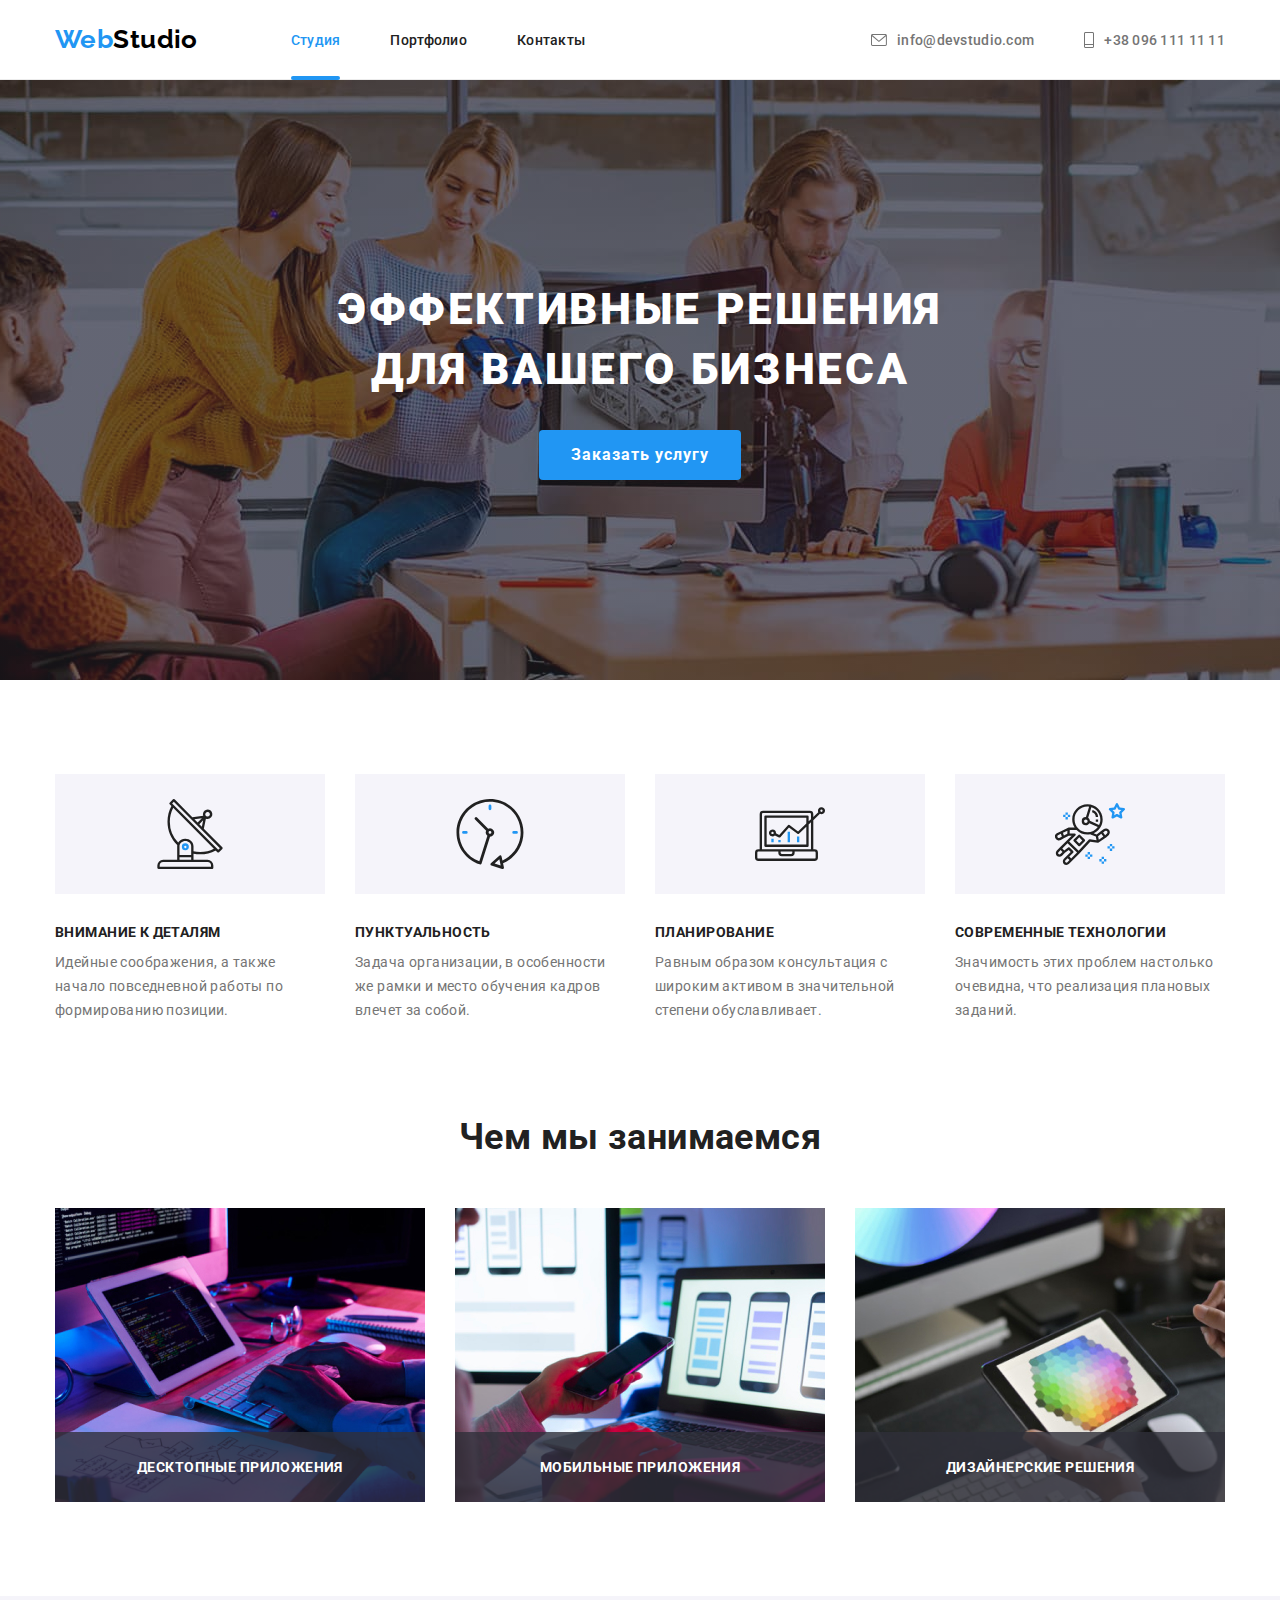
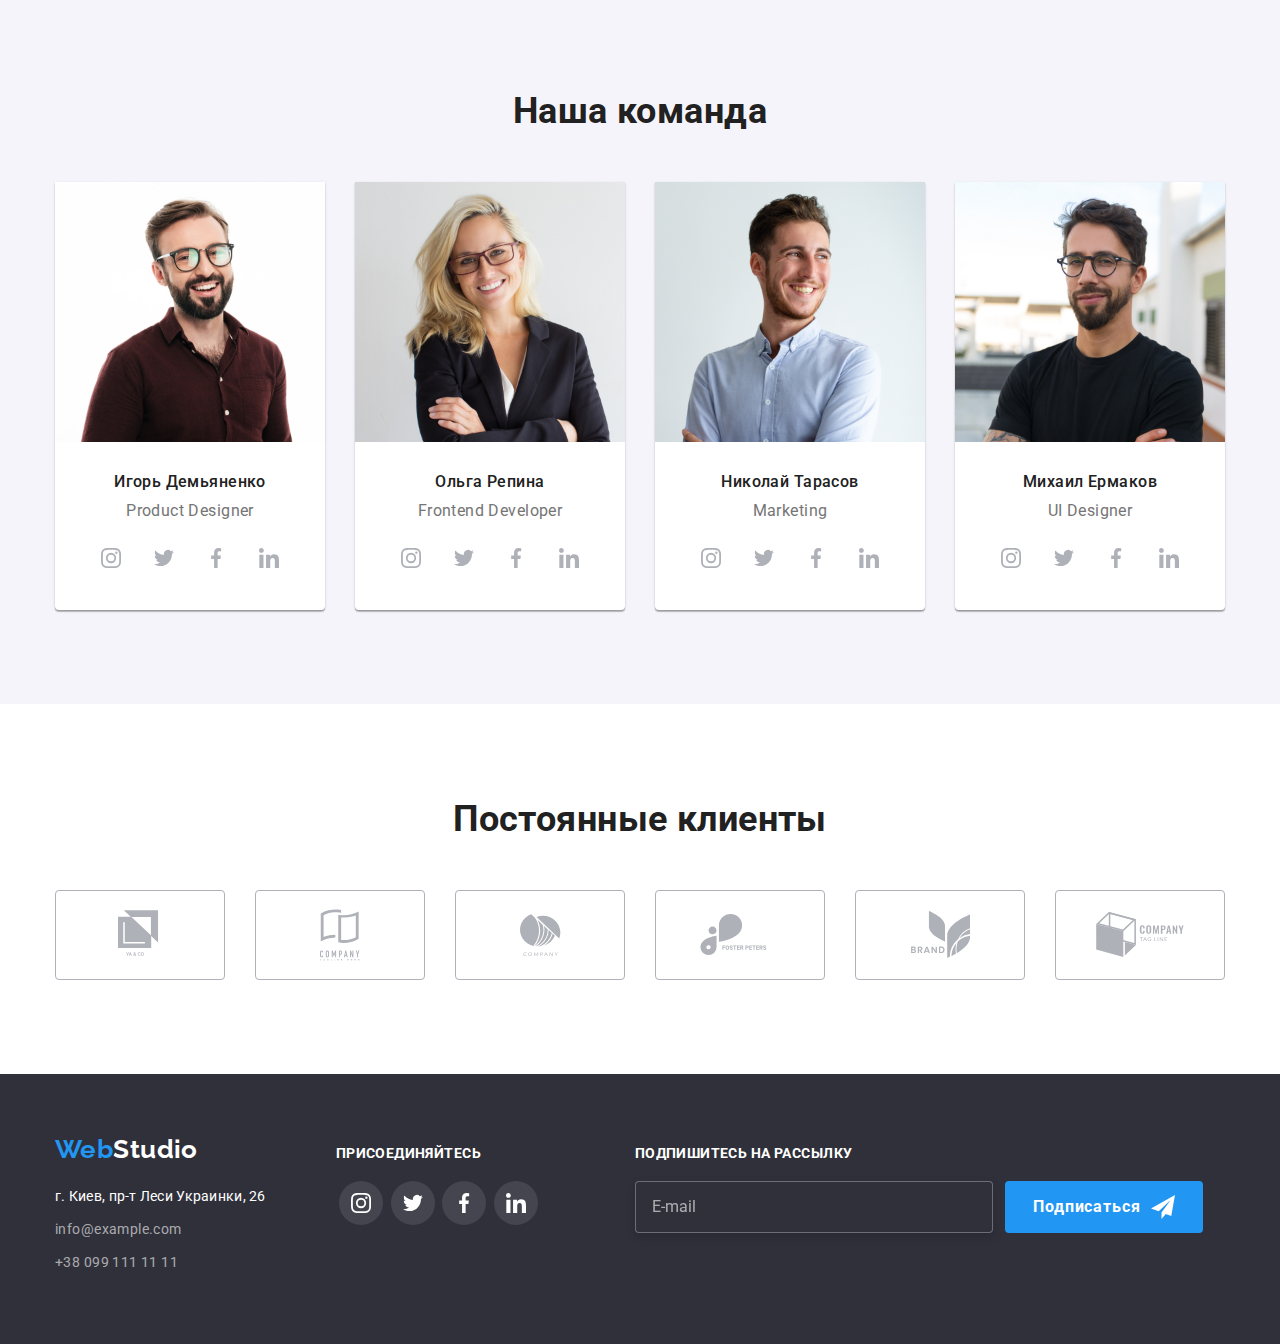
<file: index.html>
<!DOCTYPE html>
<html lang="ru">
  <head>
    <meta charset="UTF-8" />
    <meta name="viewport" content="width=device-width, initial-scale=1.0" />
    <title>WebStudio</title>
    <link rel="preconnect" href="https://fonts.gstatic.com" />
    <link
      href="https://fonts.googleapis.com/css2?family=Raleway:wght@700&family=Roboto:wght@400;500;700;900&display=swap"
      rel="stylesheet"
    />
    <link
      rel="stylesheet"
      href="https://cdnjs.cloudflare.com/ajax/libs/modern-normalize/1.0.0/modern-normalize.min.css"
    />
    <link rel="stylesheet" href="./css/styles.css" />
  </head>
  <body>
    <header class="header">
      <div class="container">
        <nav class="nav-wrapper">
          <a href="./index.html" lang="en" class="logo">
            <span class="logo-web">Web</span>Studio</a
          >

          <ul class="site-nav list">
            <li class="item">
              <a href="./index.html" class="link current">Студия</a>
            </li>
            <li class="item">
              <a href="./portfolio.html" class="link">Портфолио</a>
            </li>
            <li class="item"><a href="" class="link">Контакты</a></li>
          </ul>
        </nav>

        <ul class="auth-nav list">
          <li class="item">
            <a href="mailto:info@devstudio.com" class="auth-nav-link">
              <svg
                width="16"
                height="12"
                class="header-icon"
                aria-label="envelope"
              >
                <use href="./icons/sprite.svg#envelope"></use>
              </svg>
              info@devstudio.com</a
            >
          </li>
          <li class="item">
            <a href="tel:+380961111111" class="auth-nav-link"
              ><svg
                width="10"
                height="16"
                class="header-icon"
                aria-label="smartphone"
              >
                <use href="./icons/sprite.svg#smartphone"></use>
              </svg>
              +38 096 111 11 11</a
            >
          </li>
        </ul>
      </div>
    </header>

    <main>
      <section class="section hero">
        <div class="container">
          <h1 class="hero-title">
            Эффективные решения<br />
            для вашего бизнеса
          </h1>
          <button class="btn current" data-modal-open>Заказать услугу</button>
        </div>
      </section>

      <section class="section features">
        <div class="container">
          <h2 class="visually-hidden">Особенности</h2>
          <ul class="list features-list">
            <li class="features-list-item">
              <div class="feature-icon-bg">
                <svg
                  class="feature-icon"
                  width="70"
                  height="70"
                  aria-label="antenna"
                >
                  <use href="./icons/sprite.svg#antenna"></use>
                </svg>
              </div>
              <h3 class="features-title">Внимание к деталям</h3>
              <p class="features-subtitle">
                Идейные соображения, а также начало повседневной работы по
                формированию позиции.
              </p>
            </li>
            <li class="features-list-item">
              <div class="feature-icon-bg">
                <svg
                  class="feature-icon"
                  width="70"
                  height="70"
                  aria-label="clock"
                >
                  <use href="./icons/sprite.svg#clock"></use>
                </svg>
              </div>
              <h3 class="features-title">Пунктуальность</h3>
              <p class="features-subtitle">
                Задача организации, в особенности же рамки и место обучения
                кадров влечет за собой.
              </p>
            </li>
            <li class="features-list-item">
              <div class="feature-icon-bg">
                <svg
                  class="feature-icon"
                  width="70"
                  height="70"
                  aria-label="diagram"
                >
                  <use href="./icons/sprite.svg#diagram"></use>
                </svg>
              </div>
              <h3 class="features-title">Планирование</h3>
              <p class="features-subtitle">
                Равным образом консультация с широким активом в значительной
                степени обуславливает.
              </p>
            </li>
            <li class="features-list-item">
              <div class="feature-icon-bg">
                <svg
                  class="feature-icon"
                  width="70"
                  height="70"
                  aria-label="astronaut"
                >
                  <use href="./icons/sprite.svg#astronaut"></use>
                </svg>
              </div>
              <h3 class="features-title">Современные технологии</h3>
              <p class="features-subtitle">
                Значимость этих проблем настолько очевидна, что реализация
                плановых заданий.
              </p>
            </li>
          </ul>
        </div>
      </section>

      <section class="section works">
        <div class="container">
          <h2 class="section-title">Чем мы занимаемся</h2>
          <ul class="list work-list">
            <li class="work-list-item">
              <div class="work-list-item-wrap">
                <img
                  src="./images/desktop.jpg"
                  alt="десктоп"
                  width="370"
                  height="294"
                />
                <div class="work-list-item-desc">
                  <p class="work-list-text">Десктопные приложения</p>
                </div>
              </div>
            </li>
            <li class="work-list-item">
              <div class="work-list-item-wrap">
                <img
                  src="./images/phone.jpg"
                  alt="телефон"
                  width="370"
                  height="294"
                />
                <div class="work-list-item-desc">
                  <p class="work-list-text">Мобильные приложения</p>
                </div>
              </div>
            </li>
            <li class="work-list-item">
              <div class="work-list-item-wrap">
                <img
                  src="./images/tablet.jpg"
                  alt="планшет"
                  width="370"
                  height="294"
                />
                <div class="work-list-item-desc">
                  <p class="work-list-text">Дизайнерские решения</p>
                </div>
              </div>
            </li>
          </ul>
        </div>
      </section>

      <section class="section team">
        <div class="container">
          <h2 class="section-title">Наша команда</h2>
          <ul class="list team-list">
            <li class="teammate">
              <img
                src="./images/photo-1.jpg"
                alt="фото дизайнера"
                width="270"
                height="260"
                class="teammate-photo"
              />
              <div class="teammate-wrapper">
                <h3 class="teammate-name">Игорь Демьяненко</h3>
                <p class="teammate-profession">Product Designer</p>
                <ul class="list socials">
                  <li class="social-item">
                    <a href="" class="social-link">
                      <svg
                        width="20"
                        height="20"
                        class="social-icon"
                        aria-label="instagram"
                      >
                        <use href="./icons/sprite.svg#instagram"></use>
                      </svg>
                    </a>
                  </li>
                  <li class="social-item">
                    <a href="" class="social-link">
                      <svg
                        width="20"
                        height="20"
                        class="social-icon"
                        aria-label="twitter"
                      >
                        <use href="./icons/sprite.svg#twitter"></use>
                      </svg>
                    </a>
                  </li>
                  <li class="social-item">
                    <a href="" class="social-link">
                      <svg
                        width="20"
                        height="20"
                        class="social-icon"
                        aria-label="facebook"
                      >
                        <use href="./icons/sprite.svg#facebook"></use>
                      </svg>
                    </a>
                  </li>
                  <li class="social-item">
                    <a href="" class="social-link">
                      <svg
                        width="20"
                        height="20"
                        class="social-icon"
                        aria-label="linkedin"
                      >
                        <use href="./icons/sprite.svg#linkedin"></use>
                      </svg>
                    </a>
                  </li>
                </ul>
              </div>
            </li>
            <li class="teammate">
              <img
                src="./images/photo-2.jpg"
                alt="фото фронтенд разработчика"
                width="270"
                height="260"
                class="teammate-photo"
              />
              <div class="teammate-wrapper">
                <h3 class="teammate-name">Ольга Репина</h3>
                <p class="teammate-profession">Frontend Developer</p>
                <ul class="list socials">
                  <li class="social-item">
                    <a href="" class="social-link">
                      <svg
                        width="20"
                        height="20"
                        class="social-icon"
                        aria-label="instagram"
                      >
                        <use href="./icons/sprite.svg#instagram"></use>
                      </svg>
                    </a>
                  </li>
                  <li class="social-item">
                    <a href="" class="social-link">
                      <svg
                        width="20"
                        height="20"
                        class="social-icon"
                        aria-label="twitter"
                      >
                        <use href="./icons/sprite.svg#twitter"></use>
                      </svg>
                    </a>
                  </li>
                  <li class="social-item">
                    <a href="" class="social-link">
                      <svg
                        width="20"
                        height="20"
                        class="social-icon"
                        aria-label="facebook"
                      >
                        <use href="./icons/sprite.svg#facebook"></use>
                      </svg>
                    </a>
                  </li>
                  <li class="social-item">
                    <a href="" class="social-link">
                      <svg
                        width="20"
                        height="20"
                        class="social-icon"
                        aria-label="linkedin"
                      >
                        <use href="./icons/sprite.svg#linkedin"></use>
                      </svg>
                    </a>
                  </li>
                </ul>
              </div>
            </li>
            <li class="teammate">
              <img
                src="./images/photo-3.jpg"
                alt="фото маркетолога"
                width="270"
                height="260"
                class="teammate-photo"
              />
              <div class="teammate-wrapper">
                <h3 class="teammate-name">Николай Тарасов</h3>
                <p class="teammate-profession">Marketing</p>
                <ul class="list socials">
                  <li class="social-item">
                    <a href="" class="social-link">
                      <svg
                        width="20"
                        height="20"
                        class="social-icon"
                        aria-label="instagram"
                      >
                        <use href="./icons/sprite.svg#instagram"></use>
                      </svg>
                    </a>
                  </li>
                  <li class="social-item">
                    <a href="" class="social-link">
                      <svg
                        width="20"
                        height="20"
                        class="social-icon"
                        aria-label="twitter"
                      >
                        <use href="./icons/sprite.svg#twitter"></use>
                      </svg>
                    </a>
                  </li>
                  <li class="social-item">
                    <a href="" class="social-link">
                      <svg
                        width="20"
                        height="20"
                        class="social-icon"
                        aria-label="facebook"
                      >
                        <use href="./icons/sprite.svg#facebook"></use>
                      </svg>
                    </a>
                  </li>
                  <li class="social-item">
                    <a href="" class="social-link">
                      <svg
                        width="20"
                        height="20"
                        class="social-icon"
                        aria-label="linkedin"
                      >
                        <use href="./icons/sprite.svg#linkedin"></use>
                      </svg>
                    </a>
                  </li>
                </ul>
              </div>
            </li>
            <li class="teammate">
              <img
                src="./images/photo-4.jpg"
                alt="фото дизайнера пользовательского интерфейса"
                width="270"
                class="teammate-photo"
                height="260"
              />
              <div class="teammate-wrapper">
                <h3 class="teammate-name">Михаил Ермаков</h3>
                <p class="teammate-profession">UI Designer</p>
                <ul class="list socials">
                  <li class="social-item">
                    <a href="" class="social-link">
                      <svg
                        width="20"
                        height="20"
                        class="social-icon"
                        aria-label="instagram"
                      >
                        <use href="./icons/sprite.svg#instagram"></use>
                      </svg>
                    </a>
                  </li>
                  <li class="social-item">
                    <a href="" class="social-link">
                      <svg
                        width="20"
                        height="20"
                        class="social-icon"
                        aria-label="twitter"
                      >
                        <use href="./icons/sprite.svg#twitter"></use>
                      </svg>
                    </a>
                  </li>
                  <li class="social-item">
                    <a href="" class="social-link">
                      <svg
                        width="20"
                        height="20"
                        class="social-icon"
                        aria-label="facebook"
                      >
                        <use href="./icons/sprite.svg#facebook"></use>
                      </svg>
                    </a>
                  </li>
                  <li class="social-item">
                    <a href="" class="social-link">
                      <svg
                        width="20"
                        height="20"
                        class="social-icon"
                        aria-label="linkedin"
                      >
                        <use href="./icons/sprite.svg#linkedin"></use>
                      </svg>
                    </a>
                  </li>
                </ul>
              </div>
            </li>
          </ul>
        </div>
      </section>

      <section class="section clients">
        <div class="container">
          <h2 class="section-title">Постоянные клиенты</h2>
          <ul class="list clients-list">
            <li class="client-item">
              <a href="" class="client-link">
                <svg
                  width="44.27"
                  height="49.23"
                  class="client-icon"
                  aria-label="logo-yaco"
                >
                  <use href="./icons/sprite.svg#company-logo-yaco"></use>
                </svg>
              </a>
            </li>
            <li class="client-item">
              <a href="" class="client-link">
                <svg
                  width="40"
                  height="52"
                  class="client-icon"
                  aria-label="logo-tagline"
                >
                  <use href="./icons/sprite.svg#company-logo-tagline"></use>
                </svg>
              </a>
            </li>
            <li class="client-item">
              <a href="" class="client-link">
                <svg
                  width="41"
                  height="42.6"
                  class="client-icon"
                  aria-label="company-logo"
                >
                  <use href="./icons/sprite.svg#company-logo"></use>
                </svg>
              </a>
            </li>
            <li class="client-item">
              <a href="" class="client-link">
                <svg
                  width="79.66"
                  height="42.02"
                  class="client-icon"
                  aria-label="logo-foster-peters"
                >
                  <use
                    href="./icons/sprite.svg#company-logo-foster-peters"
                  ></use>
                </svg>
              </a>
            </li>
            <li class="client-item">
              <a href="" class="client-link">
                <svg
                  width="59"
                  height="47"
                  class="client-icon"
                  aria-label="logo-brand"
                >
                  <use href="./icons/sprite.svg#company-logo-brand"></use>
                </svg>
              </a>
            </li>
            <li class="client-item">
              <a href="" class="client-link">
                <svg
                  width="88.48"
                  height="45.44"
                  class="client-icon"
                  aria-label="logo-tag-line"
                >
                  <use href="./icons/sprite.svg#company-logo-tag-line"></use>
                </svg>
              </a>
            </li>
          </ul>
        </div>
      </section>
    </main>

    <footer class="footer">
      <div class="container footer-wrap">
        <div class="footer-address">
          <a href="./index.html" class="logo logo-footer"
            ><span class="logo-web">Web</span>Studio</a
          >

          <address>
            <ul class="auth-nav-footer list">
              <li class="item">
                <a
                  href="https://goo.gl/maps/oSqtVdrNRLuUKtEEA"
                  class="auth-nav address"
                >
                  г. Киев, пр-т Леси Украинки, 26
                </a>
              </li>
              <li class="item">
                <a href="mailto:info@example.com" class="footer-contact"
                  >info@example.com</a
                >
              </li>
              <li class="item">
                <a href="tel:+380991111111" class="footer-contact"
                  >+38 099 111 11 11</a
                >
              </li>
            </ul>
          </address>
        </div>

        <div class="footer-social">
          <b class="footer-social-title">присоединяйтесь</b>
          <ul class="list socials">
            <li class="social-item">
              <a href="" class="footer-social-link">
                <svg
                  class="footer-social-icon"
                  width="20"
                  height="20"
                  aria-label="instagram"
                >
                  <use href="./icons/sprite.svg#instagram"></use>
                </svg>
              </a>
            </li>
            <li class="social-item">
              <a href="" class="footer-social-link">
                <svg
                  class="footer-social-icon"
                  width="20"
                  height="20"
                  aria-label="twitter"
                >
                  <use href="./icons/sprite.svg#twitter"></use>
                </svg>
              </a>
            </li>
            <li class="social-item">
              <a href="" class="footer-social-link">
                <svg
                  class="footer-social-icon"
                  width="20"
                  height="20"
                  aria-label="facebook"
                >
                  <use href="./icons/sprite.svg#facebook"></use>
                </svg>
              </a>
            </li>
            <li class="social-item">
              <a href="" class="footer-social-link">
                <svg
                  class="footer-social-icon"
                  width="20"
                  height="20"
                  aria-label="linkedin"
                >
                  <use href="./icons/sprite.svg#linkedin"></use>
                </svg>
              </a>
            </li>
          </ul>
        </div>

        <div class="subscribe">
          <b class="footer-social-title">подпишитесь на рассылку</b>
          <div class="subscribe-footer-wrap">
            <form class="subscribe-footer-form">
              <input
                type="text"
                name="email"
                placeholder="E-mail"
                class="subscribe-footer-input"
              />
              <button type="submit" class="btn current subscribe-footer-btn">
                Подписаться
                <svg
                  class="send-icon"
                  width="24"
                  height="24"
                  aria-label="subscribe-button"
                >
                  <use href="./icons/sprite.svg#send"></use>
                </svg>
              </button>
            </form>
          </div>
        </div>
      </div>
    </footer>

    <div class="backdrop is-hidden" data-modal>
      <div class="modal">
        <button type="button" class="btn-close" data-modal-close>
          <svg
            width="18"
            height="18"
            class="close-icon"
            aria-label="close-icon"
          >
            <use href="./icons/sprite.svg#close"></use>
          </svg>
        </button>

        <div class="form-wrap">
          <b class="modal-title">Оставьте свои данные, мы вам перезвоним</b>

          <form class="modal__form">
            <label class="modal__form-field"
              >Имя
              <span class="modal__form-input-wrapper">
                <input
                  type="text"
                  name="name"
                  class="modal__form-input"
                  aria-label="form-person-icon"
                />
                <svg width="18" height="18" class="modal__form-icon">
                  <use href="./icons/sprite.svg#person"></use>
                </svg>
              </span>
            </label>

            <label class="modal__form-field"
              >Телефон
              <span class="modal__form-input-wrapper">
                <input
                  type="tel"
                  name="telephone"
                  class="modal__form-input"
                  aria-label="form-telephone-icon"
                />
                <svg width="18" height="18" class="modal__form-icon">
                  <use href="./icons/sprite.svg#phone"></use>
                </svg>
              </span>
            </label>

            <label class="modal__form-field"
              >Почта
              <span class="modal__form-input-wrapper">
                <input
                  type="email"
                  name="email"
                  class="modal__form-input"
                  aria-label="form-email-icon"
                />
                <svg width="18" height="18" class="modal__form-icon">
                  <use href="./icons/sprite.svg#email"></use>
                </svg>
              </span>
            </label>

            <label for="textarea" class="modal__form-textarea"
              >Комментарий</label
            >
            <textarea
              id="textarea"
              name="user_message"
              class="modal__form-message"
              rows="10"
              placeholder="Введите текст"
            ></textarea>

            <input
              type="checkbox"
              id="user-policy"
              name="user_policy"
              class="modal__form-policy visually-hidden"
              value="accept-policy"
            />
            <label for="user-policy" class="modal__form-policy-text"
              >Соглашаюсь с рассылкой и принимаю
              <a href="" class="policy-link">Условия договора</a>
            </label>

            <button type="submit" class="btn modal__form-btn">Отправить</button>
          </form>
        </div>
      </div>
    </div>

    <script src="./js/modal.js"></script>
  </body>
</html>
</file>
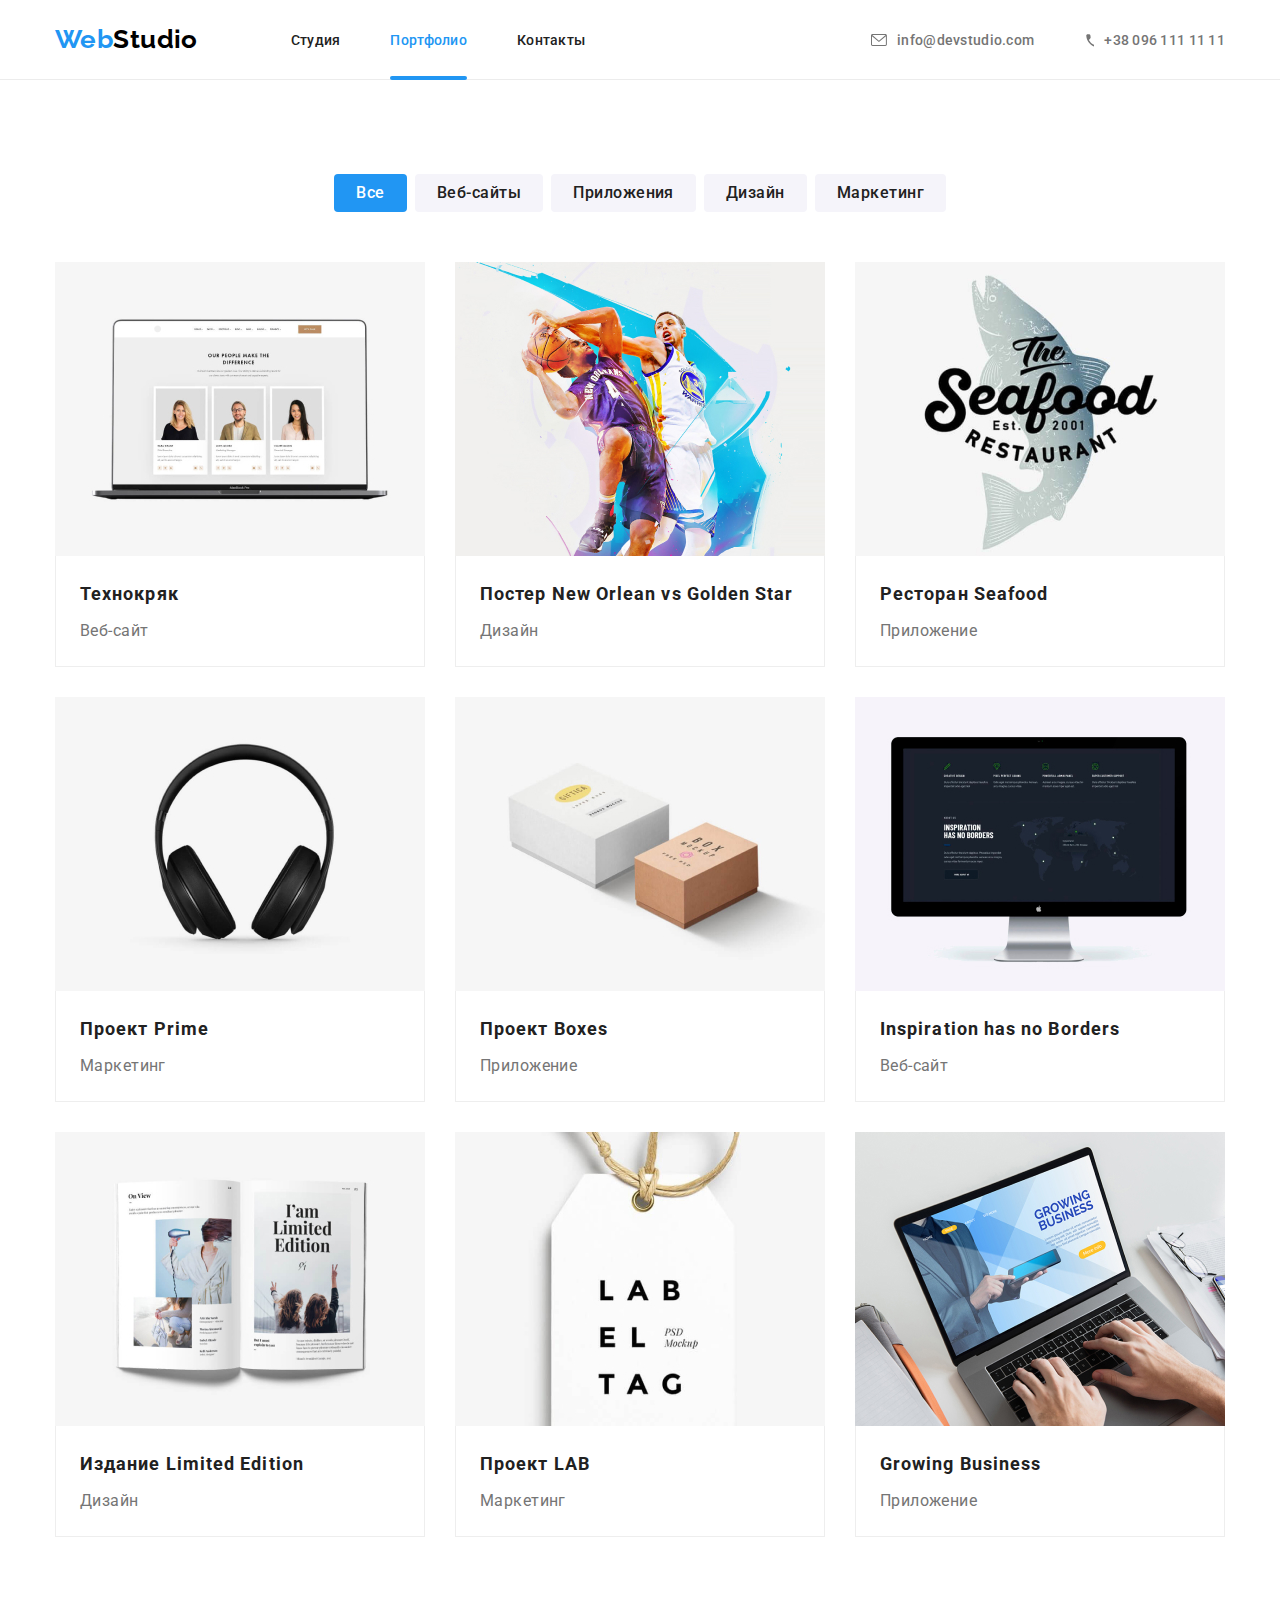
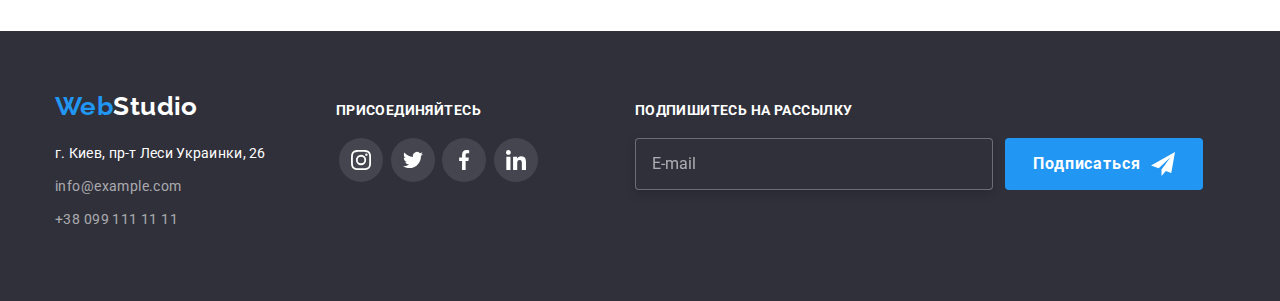
<file: portfolio.html>
<!DOCTYPE html>
<html lang="ru">
  <head>
    <meta charset="UTF-8" />
    <meta name="viewport" content="width=device-width, initial-scale=1.0" />
    <title>Portfolio</title>
    <link rel="preconnect" href="https://fonts.gstatic.com" />
    <link
      href="https://fonts.googleapis.com/css2?family=Raleway:wght@700&family=Roboto:wght@400;500;700;900&display=swap"
      rel="stylesheet"
    />
    <link
      rel="stylesheet"
      href="https://cdnjs.cloudflare.com/ajax/libs/modern-normalize/1.0.0/modern-normalize.min.css"
    />
    <link rel="stylesheet" href="./css/styles.css" />
  </head>
  <body>
    <header class="header">
      <div class="container">
        <nav class="nav-wrapper">
          <a href="./index.html" lang="en" class="logo">
            <span class="logo-web">Web</span>Studio</a
          >

          <ul class="site-nav list">
            <li class="item">
              <a href="./index.html" class="link">Студия</a>
            </li>
            <li class="item">
              <a href="./portfolio.html" class="link current">Портфолио</a>
            </li>
            <li class="item"><a href="" class="link">Контакты</a></li>
          </ul>
        </nav>

        <ul class="auth-nav list">
          <li class="item">
            <a href="mailto:info@devstudio.com" class="auth-nav-link">
              <svg
                width="16"
                height="12"
                class="header-icon"
                aria-label="envelope"
              >
                <use href="./icons/sprite.svg#envelope"></use>
              </svg>
              info@devstudio.com</a
            >
          </li>
          <li class="item">
            <a href="tel:+380961111111" class="auth-nav-link"
              ><svg
                width="10"
                height="16"
                class="header-icon"
                aria-label="phone"
              >
                <use href="./icons/sprite.svg#phone"></use>
              </svg>
              +38 096 111 11 11</a
            >
          </li>
        </ul>
      </div>
    </header>

    <main>
      <section class="section">
        <div class="container">
          <ul class="list btn-filter-list">
            <li class="btn-filter-item">
              <button type="bbuttonutton" class="btn btn-filter current">
                Все
              </button>
            </li>
            <li class="btn-filter-item">
              <button type="button" class="btn btn-filter">Веб-сайты</button>
            </li>
            <li class="btn-filter-item">
              <button type="button" class="btn btn-filter">Приложения</button>
            </li>
            <li class="btn-filter-item">
              <button type="button" class="btn btn-filter">Дизайн</button>
            </li>
            <li class="btn-filter-item">
              <button type="button" class="btn btn-filter">Маркетинг</button>
            </li>
          </ul>

          <h1 class="visually-hidden">Портфолио</h1>

          <ul class="list cards">
            <li class="card">
              <a href="" class="card-link">
                <div class="card-img">
                  <img
                    src="./images/project1.jpg"
                    alt="проект технокряк"
                    width="370"
                    height="294"
                  />
                  <p class="card-overlay">
                    Технокряк это современная площадка распространения
                    коронавируса. Компании используют эту платформу для
                    цифрового шпионажа и атак на защищённые сервера конкурентов.
                  </p>
                </div>
                <div class="card-content">
                  <h2 class="project-title">Технокряк</h2>
                  <p class="project-subtitle">Веб-сайт</p>
                </div>
              </a>
            </li>
            <li class="card">
              <a href="" class="card-link">
                <div class="card-img">
                  <img
                    src="./images/project2.jpg"
                    alt="проект Постер New Orlean vs Golden Star"
                    width="370"
                    height="294"
                  />
                  <p class="card-overlay">
                    Технокряк это современная площадка распространения
                    коронавируса. Компании используют эту платформу для
                    цифрового шпионажа и атак на защищённые сервера конкурентов.
                  </p>
                </div>
                <div class="card-content">
                  <h2 class="project-title">
                    Постер New Orlean vs Golden Star
                  </h2>
                  <p class="project-subtitle">Дизайн</p>
                </div>
              </a>
            </li>
            <li class="card">
              <a href="" class="card-link">
                <div class="card-img">
                  <img
                    src="./images/project3.jpg"
                    alt="проект Ресторан Seafood"
                    width="370"
                    height="294"
                  />
                  <p class="card-overlay">
                    Технокряк это современная площадка распространения
                    коронавируса. Компании используют эту платформу для
                    цифрового шпионажа и атак на защищённые сервера конкурентов.
                  </p>
                </div>
                <div class="card-content">
                  <h2 class="project-title">Ресторан Seafood</h2>
                  <p class="project-subtitle">Приложение</p>
                </div>
              </a>
            </li>
            <li class="card">
              <a href="" class="card-link">
                <div class="card-img">
                  <img
                    src="./images/project4.jpg"
                    alt="проект Проект Prime"
                    width="370"
                    height="294"
                  />
                  <p class="card-overlay">
                    Технокряк это современная площадка распространения
                    коронавируса. Компании используют эту платформу для
                    цифрового шпионажа и атак на защищённые сервера конкурентов.
                  </p>
                </div>
                <div class="card-content">
                  <h2 class="project-title">Проект Prime</h2>
                  <p class="project-subtitle">Маркетинг</p>
                </div>
              </a>
            </li>
            <li class="card">
              <a href="" class="card-link">
                <div class="card-img">
                  <img
                    src="./images/project5.jpg"
                    alt="проект Проект Boxes"
                    width="370"
                    height="294"
                  />
                  <p class="card-overlay">
                    Технокряк это современная площадка распространения
                    коронавируса. Компании используют эту платформу для
                    цифрового шпионажа и атак на защищённые сервера конкурентов.
                  </p>
                </div>
                <div class="card-content">
                  <h2 class="project-title">Проект Boxes</h2>
                  <p class="project-subtitle">Приложение</p>
                </div>
              </a>
            </li>
            <li class="card">
              <a href="" class="card-link">
                <div class="card-img">
                  <img
                    src="./images/project6.jpg"
                    alt="проект Inspiration has no Borders"
                    width="370"
                    height="294"
                  />
                  <p class="card-overlay">
                    Технокряк это современная площадка распространения
                    коронавируса. Компании используют эту платформу для
                    цифрового шпионажа и атак на защищённые сервера конкурентов.
                  </p>
                </div>
                <div class="card-content">
                  <h2 class="project-title">Inspiration has no Borders</h2>
                  <p class="project-subtitle">Веб-сайт</p>
                </div>
              </a>
            </li>
            <li class="card">
              <a href="" class="card-link">
                <div class="card-img">
                  <img
                    src="./images/project7.jpg"
                    alt="проект Издание Limited Edition"
                    width="370"
                    height="294"
                  />
                  <p class="card-overlay">
                    Технокряк это современная площадка распространения
                    коронавируса. Компании используют эту платформу для
                    цифрового шпионажа и атак на защищённые сервера конкурентов.
                  </p>
                </div>
                <div class="card-content">
                  <h2 class="project-title">Издание Limited Edition</h2>
                  <p class="project-subtitle">Дизайн</p>
                </div>
              </a>
            </li>
            <li class="card">
              <a href="" class="card-link">
                <div class="card-img">
                  <img
                    src="./images/project8.jpg"
                    alt="проект Проект LAB"
                    width="370"
                    height="294"
                  />
                  <p class="card-overlay">
                    Технокряк это современная площадка распространения
                    коронавируса. Компании используют эту платформу для
                    цифрового шпионажа и атак на защищённые сервера конкурентов.
                  </p>
                </div>
                <div class="card-content">
                  <h2 class="project-title">Проект LAB</h2>
                  <p class="project-subtitle">Маркетинг</p>
                </div>
              </a>
            </li>
            <li class="card">
              <a href="" class="card-link">
                <div class="card-img">
                  <img
                    src="./images/project9.jpg"
                    alt="проект Growing Business"
                    width="370"
                    height="294"
                  />
                  <p class="card-overlay">
                    Технокряк это современная площадка распространения
                    коронавируса. Компании используют эту платформу для
                    цифрового шпионажа и атак на защищённые сервера конкурентов.
                  </p>
                </div>
                <div class="card-content">
                  <h2 class="project-title">Growing Business</h2>
                  <p class="project-subtitle">Приложение</p>
                </div>
              </a>
            </li>
          </ul>
        </div>
      </section>
    </main>

    <footer class="footer">
      <div class="container footer-wrap">
        <div class="footer-address">
          <a href="./index.html" class="logo logo-footer"
            ><span class="logo-web">Web</span>Studio</a
          >

          <address>
            <ul class="auth-nav-footer list">
              <li class="item">
                <a
                  href="https://goo.gl/maps/oSqtVdrNRLuUKtEEA"
                  class="auth-nav address"
                >
                  г. Киев, пр-т Леси Украинки, 26
                </a>
              </li>
              <li class="item">
                <a href="mailto:info@example.com" class="footer-contact"
                  >info@example.com</a
                >
              </li>
              <li class="item">
                <a href="tel:+380991111111" class="footer-contact"
                  >+38 099 111 11 11</a
                >
              </li>
            </ul>
          </address>
        </div>

        <div class="footer-social">
          <b class="footer-social-title">присоединяйтесь</b>
          <ul class="list socials">
            <li class="social-item">
              <a href="" class="footer-social-link">
                <svg
                  class="footer-social-icon"
                  width="20"
                  height="20"
                  aria-label="instagram"
                >
                  <use href="./icons/sprite.svg#instagram"></use>
                </svg>
              </a>
            </li>
            <li class="social-item">
              <a href="" class="footer-social-link">
                <svg
                  class="footer-social-icon"
                  width="20"
                  height="20"
                  aria-label="twitter"
                >
                  <use href="./icons/sprite.svg#twitter"></use>
                </svg>
              </a>
            </li>
            <li class="social-item">
              <a href="" class="footer-social-link">
                <svg
                  class="footer-social-icon"
                  width="20"
                  height="20"
                  aria-label="facebook"
                >
                  <use href="./icons/sprite.svg#facebook"></use>
                </svg>
              </a>
            </li>
            <li class="social-item">
              <a href="" class="footer-social-link">
                <svg
                  class="footer-social-icon"
                  width="20"
                  height="20"
                  aria-label="linkedin"
                >
                  <use href="./icons/sprite.svg#linkedin"></use>
                </svg>
              </a>
            </li>
          </ul>
        </div>

        <div class="subscribe">
          <b class="footer-social-title">подпишитесь на рассылку</b>
          <div class="subscribe-footer-wrap">
            <form class="subscribe-footer-form">
              <input
                type="text"
                name="email"
                placeholder="E-mail"
                class="subscribe-footer-input"
              />
              <button type="submit" class="btn current subscribe-footer-btn">
                Подписаться
                <svg
                  class="send-icon"
                  width="24"
                  height="24"
                  aria-label="subscribe-button"
                >
                  <use href="./icons/sprite.svg#send"></use>
                </svg>
              </button>
            </form>
          </div>
        </div>
      </div>
    </footer>
  </body>
</html>
</file>
<file: css/styles.css>
:root {
  --primary-text-color: #212121;
  --secondary-text-color: #757575;
  --accent-color: #2196f3;
  --primary-bg-color: #ffffff;
  --secondary-bg-color: rgb(47, 48, 58);
  --secondary-bg-color-opas: rgba(47, 48, 58, 0.8);
  --third-bg-color: #f5f4fa;
  --icon-color: #afb1b8;
  --timing-function: cubic-bezier(0.4, 0, 0.2, 1);
}

*,
*::before,
*::after {
  box-sizing: border-box;
}

h1,
h2,
h3,
h4,
h5,
h6,
ul,
ol,
li,
p,
img,
a,
button,
input,
textarea {
  margin: 0;
  padding: 0;
  border: none;
}

img {
  display: block;
  max-width: 100%;
  height: auto;
}

body {
  padding-top: 80px;
  background-color: var(--primary-bg-color);
  color: var(--primary-text-color);
  font-family: "Roboto", sans-serif;
  font-weight: 500;
  font-size: 14px;
  line-height: 1.143;
  letter-spacing: 0.03em;
}

.visually-hidden {
  position: absolute;
  width: 1px;
  height: 1px;
  margin: -1px;
  border: 0;
  padding: 0;

  white-space: nowrap;
  clip-path: inset(100%);
  clip: rect(0 0 0 0);
  overflow: hidden;
}

.list {
  list-style: none;
}

.container {
  width: 1200px;
  margin: 0 auto;
  padding: 0 15px;
}

.header {
  position: fixed;
  top: 0;
  left: 0;
  width: 100%;
  background-color: var(--primary-bg-color);
  z-index: 1;
}

.header::before {
  position: absolute;
  content: "";
  bottom: 0;
  left: 0;
  width: 100%;
  height: 1px;
  background-color: #ececec;
}

.header .container {
  display: flex;
  align-items: center;
}

.nav-wrapper {
  display: flex;
  align-items: center;
}

.logo {
  padding-top: 24px;
  padding-bottom: 25px;
  margin-right: 93px;
  color: #000000;
  font-family: "Raleway", sans-serif;
  font-weight: 700;
  font-size: 26px;
  line-height: 1.1923;
}

.site-nav,
.auth-nav {
  display: flex;
  letter-spacing: 0.02em;
}

.site-nav .item:not(:last-child),
.auth-nav .item:not(:last-child) {
  margin-right: 50px;
}

.site-nav .link {
  display: block;
  padding-top: 32px;
  padding-bottom: 32px;

  transition-property: color;
  transition-duration: 250ms;
  transition-timing-function: var(--timing-function);
}

.site-nav .current {
  position: relative;
}

.link.current::after {
  content: "";
  position: absolute;
  bottom: 0;
  left: 0;
  width: 100%;
  height: 4px;
  border-radius: 2px;
  background-color: var(--accent-color);
}

.auth-nav-link {
  display: flex;
  align-items: center;
  padding-top: 32px;
  padding-bottom: 32px;
  color: var(--secondary-text-color);

  transition-property: color;
  transition-duration: 250ms;
  transition-timing-function: var(--timing-function);
}

.header-icon {
  margin-right: 10px;
  fill: currentColor;
}

.auth-nav {
  margin-left: auto;
}

.logo-web,
.site-nav .link:hover,
.site-nav .link:focus,
.auth-nav-link:hover,
.auth-nav-link:focus,
.auth-nav-footer a:hover,
.auth-nav-footer a:focus,
.list .current {
  color: var(--accent-color);
}

.auth-nav a,
.features-subtitle,
.project-subtitle,
.teammate-profession {
  color: var(--secondary-text-color);
}

.section {
  padding-top: 94px;
  padding-bottom: 94px;
}

.section:nth-child(2) {
  padding-bottom: 0;
}

a,
.btn-filter {
  text-decoration: none;
  color: var(--primary-text-color);

  transition-property: color, background-color;
  transition-duration: 250ms;
  transition-timing-function: var(--timing-function);
}

.section.hero {
  min-height: 600px;
  padding: 200px 0;
  text-align: center;
  background-color: rgba(47, 48, 58, 0.4);
  background-image: linear-gradient(
      to right,
      rgba(47, 48, 58, 0.4),
      rgba(47, 48, 58, 0.4)
    ),
    url(../images/hero-bg.jpg);
  background-repeat: no-repeat;
  background-position: center;
}

.hero,
footer {
  background-color: var(--secondary-bg-color);
}

.hero-title,
.logo-footer,
.auth-nav-footer .address {
  color: var(--primary-bg-color);

  transition-property: color;
  transition-duration: 250ms;
  transition-timing-function: var(--timing-function);
}

.hero-title {
  margin-bottom: 30px;
  font-weight: 900;
  font-size: 44px;
  line-height: 1.363;
  letter-spacing: 0.06em;
  text-transform: uppercase;
}

.section-title {
  margin-bottom: 50px;
  font-weight: 700;
  font-size: 36px;
  line-height: 1.167;
  text-align: center;
}

.btn {
  display: inline-block;
  min-width: 73px;
  padding: 10px 32px;
  border: none;
  border-radius: 4px;

  font-family: inherit;
  font-weight: 700;
  font-size: 16px;
  line-height: 1.875;
  letter-spacing: 0.06em;
  text-align: center;
  cursor: pointer;
}

.btn-filter-list {
  display: flex;
  justify-content: center;
  align-items: center;
  margin-bottom: 50px;
}

.btn-filter {
  padding: 6px 22px;
  background-color: var(--third-bg-color);
  font-weight: 500;
  line-height: 1.625;
  letter-spacing: 0.03em;
}

.btn-filter-item:not(:last-child) {
  margin-right: 8px;
}

.btn.current {
  background-color: var(--accent-color);
  color: var(--primary-bg-color);
}

.btn-filter:hover,
.btn-filter:focus {
  background-color: var(--accent-color);
  color: var(--primary-bg-color);
  box-shadow: 0px 3px 1px rgba(0, 0, 0, 0.1), 0px 1px 2px rgba(0, 0, 0, 0.08),
    0px 2px 2px rgba(0, 0, 0, 0.12);

  transition-property: color, background-color, box-shadow;
  transition-duration: 250ms;
  transition-timing-function: var(--timing-function);
}

.feature-icon-bg {
  display: flex;
  justify-content: center;
  align-items: center;
  width: 270px;
  height: 120px;
  margin-bottom: 30px;
  background-color: var(--third-bg-color);
}

.feature-icon {
  width: 70px;
  height: 70px;
}

.features-title {
  margin-bottom: 10px;
  font-size: 14px;
  font-weight: 700;
  text-transform: uppercase;
}

.features-subtitle {
  font-weight: 400;
  line-height: 1.715;
}

.features-list {
  display: flex;
}

.features-list-item {
  min-width: 270px;
}

.features-list-item:not(:last-child) {
  margin-right: 30px;
}

.work-list {
  display: flex;
}

.work-list-item:not(:last-child) {
  margin-right: 30px;
}

.work-list-item-wrap {
  position: relative;
}

.work-list-item-desc {
  position: absolute;
  left: 0;
  bottom: 0;
  width: 100%;
  height: 70px;
  padding: 27px 82px;
  background-color: var(--secondary-bg-color-opas);
  color: var(--primary-bg-color);
  text-align: center;
  font-weight: 700;
  text-transform: uppercase;
}

.team {
  background-color: var(--third-bg-color);
}

.team-list {
  display: flex;
}

.teammate {
  background-color: var(--primary-bg-color);
  box-shadow: 0px 1px 3px rgba(0, 0, 0, 0.12), 0px 1px 1px rgba(0, 0, 0, 0.14),
    0px 2px 1px rgba(0, 0, 0, 0.2);
  border-radius: 0px 0px 4px 4px;
}

.teammate:not(:last-child) {
  margin-right: 30px;
}

.teammate-wrapper {
  padding: 30px;
}

.teammate-name {
  margin-bottom: 10px;
}

.teammate-name,
.teammate-profession {
  font-weight: 500;
  font-size: 16px;
  line-height: 1.187;
  text-align: center;
}

.teammate-profession {
  font-weight: 400;
  margin-bottom: 16px;
}

.socials {
  display: flex;
  justify-content: space-around;
}

.social-link,
.footer-social-link {
  display: flex;
  justify-content: center;
  align-items: center;
  width: 44px;
  height: 44px;
  border-radius: 50%;
  color: var(--icon-color);

  transition-property: color, background-color;
  transition-duration: 250ms;
  transition-timing-function: var(--timing-function);
}

.social-link:hover,
.social-link:focus,
.footer-social-link:hover,
.footer-social-link:focus {
  background-color: var(--accent-color);
  color: var(--primary-bg-color);
  cursor: pointer;
}

.social-icon,
.client-icon {
  fill: currentColor;
}

.clients-list {
  display: flex;
  justify-content: space-between;
}

.client-link {
  display: flex;
  justify-content: center;
  align-items: center;
  width: 170px;
  height: 90px;
  border-radius: 4px;
  border: 1px solid var(--icon-color);
  color: var(--icon-color);

  transition-property: color, border;
  transition-duration: 250ms;
  transition-timing-function: var(--timing-function);
}

.client-link:hover,
.client-link:focus {
  border: 1px solid var(--accent-color);
  color: var(--accent-color);
}

.container.footer-wrap {
  display: flex;
  align-items: baseline;
}

address {
  margin-right: 70px;
  font-style: inherit;
  font-weight: 400;
  line-height: 1.714;
  letter-spacing: 0.03em;
}

.footer-social-title {
  display: inline-block;
  margin-bottom: 20px;
  color: var(--primary-bg-color);
  text-transform: uppercase;
}

.footer-social {
  width: 206px;
  margin-right: 93px;
}

.footer-social-link {
  background-color: rgba(255, 255, 255, 0.1);
  color: var(--primary-bg-color);

  transition-property: background-color;
  transition-duration: 250ms;
  transition-timing-function: var(--timing-function);
}

.subscribe-footer-form {
  display: flex;
}

.subscribe-footer-input {
  width: 358px;
  padding: 15px 16px;
  margin-right: 12px;
  border-radius: 4px;
  color: rgba(255, 255, 255, 0.6);
  background-color: var(--secondary-bg-color);
  border: 1px solid rgba(255, 255, 255, 0.3);
  filter: drop-shadow(0px 4px 4px rgba(0, 0, 0, 0.15));
  font-size: 16px;
  line-height: 1.25;
}

.subscribe-footer-input::placeholder {
  color: rgba(255, 255, 255, 0.6);
}

.subscribe-footer-input:focus {
  border: 1px solid var(--accent-color);
}

.footer-social-icon {
  fill: currentColor;
}

.subscribe-footer-btn {
  display: flex;
  align-items: center;
  padding: 10px 28px;
}

.send-icon {
  margin-left: 10px;
  fill: var(--primary-bg-color);
}

.cards {
  display: flex;
  flex-wrap: wrap;
  margin-top: -30px;
  margin-left: -30px;
}

.card {
  flex-basis: calc((100% / 3 - 30px));
  margin-top: 30px;
  margin-left: 30px;
}

.card .card-link {
  display: block;

  transition-property: box-shadow, transform, opacity;
  transition-duration: 250ms;
  transition-timing-function: var(--timing-function);
}

.card-link:hover,
.card-link:focus {
  box-shadow: 0px 1px 1px rgba(0, 0, 0, 0.12), 0px 4px 4px rgba(0, 0, 0, 0.06),
    1px 4px 6px rgba(0, 0, 0, 0.16);
}

.card-img {
  position: relative;
  overflow: hidden;
}

.card-overlay {
  position: absolute;
  top: 0;
  left: 0;
  width: 100%;
  height: 100%;
  padding: 63px 24px;
  font-size: 18px;
  line-height: 1.555;
  font-weight: 400;
  letter-spacing: 0.03em;
  color: var(--primary-bg-color);
  background-color: rgba(33, 150, 243, 0.9);

  opacity: 0;
  transform: translateY(100%);
  transition-property: transform, opacity;
  transition-duration: 250ms;
  transition-timing-function: var(--timing-function);
}

.card:hover .card-overlay,
.card:focus .card-overlay {
  opacity: 1;
  transform: translateY(0);
}

.card-content {
  padding: 20px 24px;
  border-right: 1px solid #eeeeee;
  border-bottom: 1px solid #eeeeee;
  border-left: 1px solid #eeeeee;
}

.project-title {
  margin-bottom: 4px;
  font-weight: 700;
  font-size: 18px;
  line-height: 2;
  letter-spacing: 0.06em;
}

.project-subtitle {
  font-weight: 400;
  font-size: 16px;
  line-height: 1.875;
}

.auth-nav-footer .footer-contact {
  color: rgba(255, 255, 255, 0.6);
}

.auth-nav-footer .item:not(last-child) {
  margin-bottom: 9px;
}

.footer {
  padding: 60px 0;
}

.logo-footer {
  display: inline-block;
  padding-top: 0;
  padding-bottom: 0;
  margin-bottom: 20px;
}

.backdrop {
  position: fixed;
  top: 0;
  left: 0;
  width: 100%;
  height: 100%;
  background-color: rgba(0, 0, 0, 0.2);

  z-index: 2;
  transition-property: opacity, visibility;
  transition-duration: 250ms;
  transition-timing-function: var(--timing-function);
}

.backdrop.is-hidden {
  transition-property: transform, opacity, visibility;
  transition-duration: 250ms;
  transition-timing-function: var(--timing-function);
}

.backdrop.is-hidden .modal {
  transform: translate(-50%, -200%);
  transition-property: transform, opacity, visibility;
  transition-duration: 250ms;
  transition-timing-function: var(--timing-function);
}

.modal {
  position: absolute;
  top: 50%;
  left: 50%;
  transform: translate(-50%, -50%);
  width: 528px;
  min-height: 581px;
  padding: 40px;

  border-radius: 4px;
  background-color: var(--primary-bg-color);
  box-shadow: 0px 1px 3px rgba(0, 0, 0, 0.12), 0px 1px 1px rgba(0, 0, 0, 0.14),
    0px 2px 1px rgba(0, 0, 0, 0.2);

  z-index: 2;
  transition-property: transform, opacity, visibility;
  transition-duration: 250ms;
  transition-timing-function: var(--timing-function);
}

.btn-close {
  position: absolute;
  display: flex;
  justify-content: center;
  align-items: center;
  top: 8px;
  right: 8px;
  width: 30px;
  height: 30px;
  border-radius: 50%;
  background-color: var(--primary-bg-color);
  border: 1px solid rgba(0, 0, 0, 0.1);
  outline: none;

  cursor: pointer;
}

.close-icon {
  color: currentColor;
  transition-property: fill;
  transition-duration: 250ms;
  transition-timing-function: var(--timing-function);
}

.btn-close:hover .close-icon,
.btn-close:focus .close-icon {
  fill: var(--accent-color);
}

.is-hidden {
  opacity: 0;
  visibility: hidden;
  pointer-events: none;
}

.modal-title {
  display: block;
  text-align: center;
  margin-bottom: 12px;
  font-size: 20px;
  line-height: 1.15;
}

.modal__form {
  display: flex;
  flex-direction: column;
}

.modal__form-field {
  display: inline-block;
  margin-bottom: 10px;
  color: var(--secondary-text-color);
  font-weight: 400;
  font-size: 12px;
  line-height: 1.167;
  letter-spacing: 0.01em;
}

.modal__form-textarea {
  display: inline-block;
  color: var(--secondary-text-color);
  font-weight: 400;
  font-size: 12px;
  line-height: 1.167;
  letter-spacing: 0.01em;
}

.modal__form-input-wrapper {
  position: relative;
  display: block;
  margin-top: 4px;
}

.modal__form-input {
  width: 100%;
  height: 40px;
  border-radius: 4px;
  border: 1px solid rgba(33, 33, 33, 0.2);
  padding-left: 42px;
  padding-right: 12px;
  font-weight: 400;
  font-size: 14px;
  line-height: 1.143;
  letter-spacing: 0.01em;

  transition: border 250ms var(--timing-function);
}

.modal__form-input:focus {
  outline: none;
  border-color: var(--accent-color);
}

.modal__form-input:focus + .modal__form-icon {
  fill: var(--accent-color);
}

.modal__form-icon {
  position: absolute;
  display: block;
  top: 50%;
  left: 12px;
  transform: translateY(-50%);

  transition: fill 250ms var(--timing-function);
}

.modal__form-message {
  width: 100%;
  height: 120px;
  padding: 12px 16px;
  margin-top: 4px;
  margin-bottom: 20px;
  border-radius: 4px;
  border: 1px solid rgba(33, 33, 33, 0.2);
  font-weight: 400;
  font-size: 14px;
  line-height: 1.143;
  letter-spacing: 0.01em;

  transition: border 250ms var(--timing-function);
  resize: none;
}

.modal__form-message:focus {
  outline: none;
  border-color: var(--accent-color);
}

.modal__form-policy:checked + .modal__form-policy-text::before {
  border: 2px solid var(--accent-color);
  background-color: var(--accent-color);
  background-image: url("data:image/svg+xml,%3Csvg width='16' height='15' fill='none' xmlns='http://www.w3.org/2000/svg'%3E%3Cpath d='M3.957 7.752l-.069-.066-.069.065-.888.842-.076.072.076.073 3.496 3.334.069.066.069-.066 7.504-7.158.076-.073-.076-.072-.882-.841-.069-.066-.069.066-6.553 6.246-2.539-2.422z' fill='%23fff' stroke='%23fff' stroke-width='.2'/%3E%3C/svg%3E");
  background-size: contain;
  background-origin: border-box;

  transition: fill 250ms var(--timing-function);
}

.modal__form-policy-text {
  position: relative;
  padding-left: 36px;
  margin-bottom: 30px;
  font-weight: 400;
  font-size: 14px;
  line-height: 1.714;
  letter-spacing: 0.03em;
  color: var(--secondary-text-color);
}

.modal__form-policy-text::before {
  display: inline-block;
  position: absolute;
  top: 50%;
  left: 12px;
  transform: translateY(-50%);
  content: "";
  width: 16px;
  height: 15px;
  border: 2px solid #000;
  background-color: var(--primary-bg-color);
  border-radius: 2px;

  transition: border 250ms var(--timing-function);
}

.policy-link {
  color: var(--accent-color);
  text-decoration: underline;
}

.modal__form-btn {
  display: block;
  margin: 0 auto;
  max-width: 200px;
  padding: 10px 55px;
  color: var(--primary-bg-color);
  background-color: var(--accent-color);
  box-shadow: 0px 4px 4px rgba(0, 0, 0, 0.15);
}
</file>
